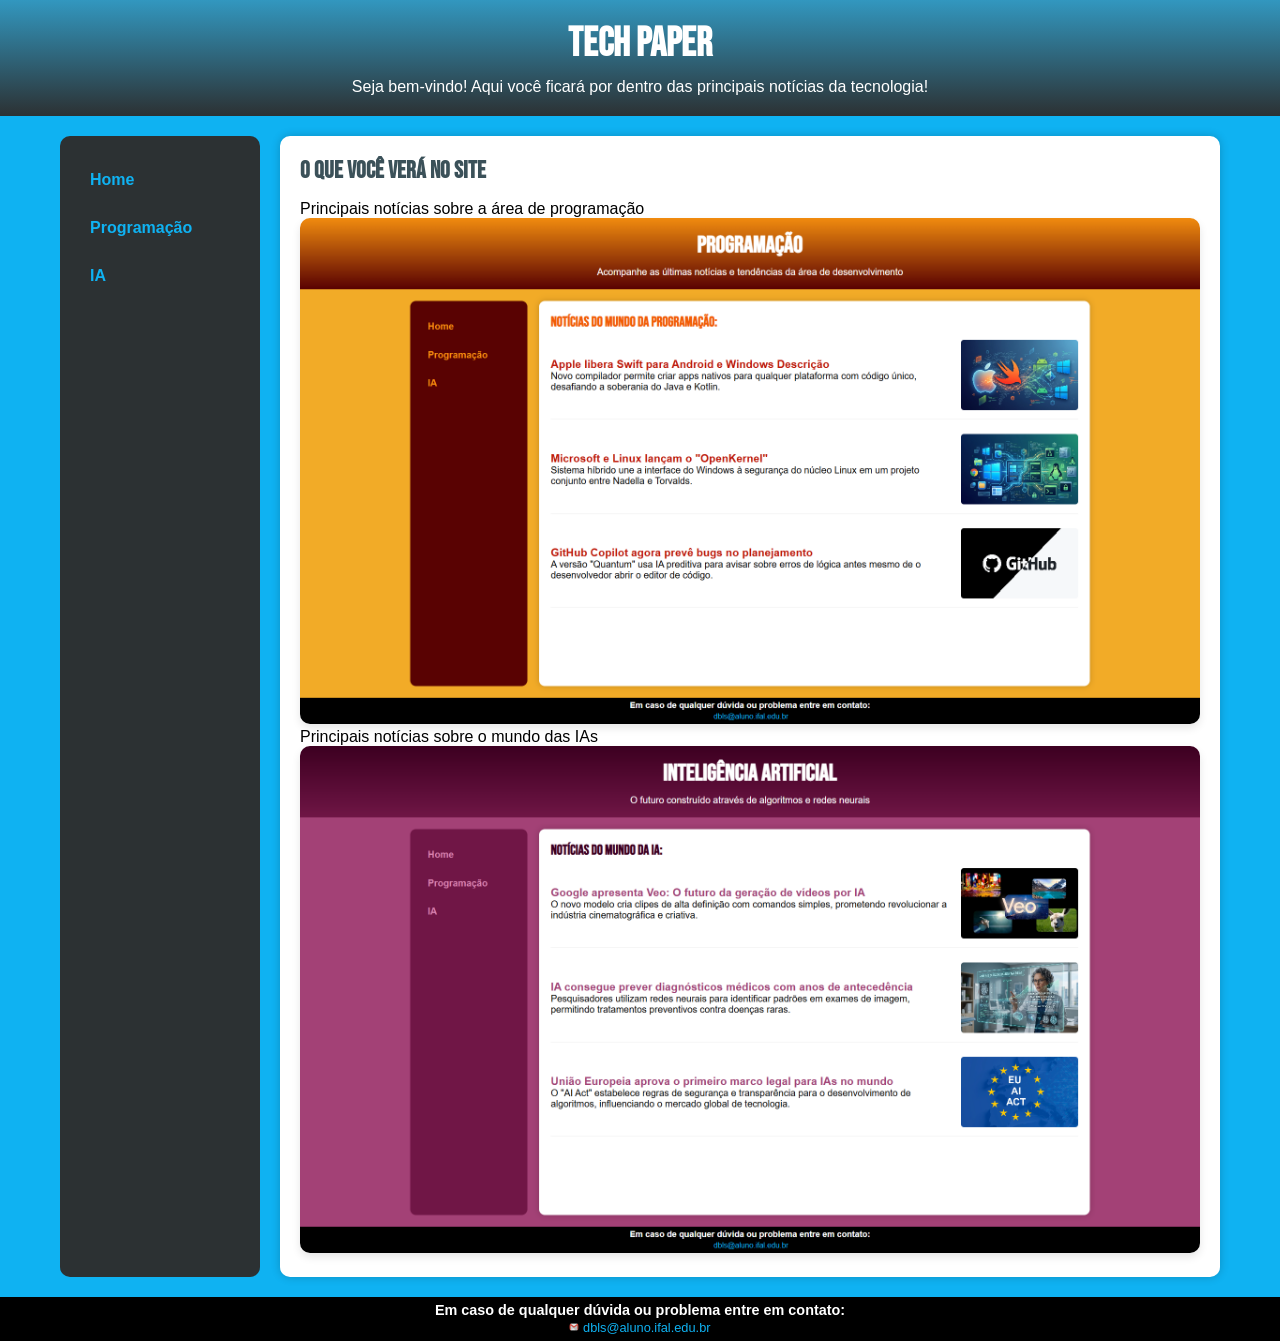
<file: index.html>
<!DOCTYPE html>
<html lang="pt-br">
<head>
  <meta charset="UTF-8" />
  <meta name="viewport" content="width=device-width, initial-scale=1.0" />
  <title>Meu Site</title>
  <link rel="shortcut icon" href="imagens-gerais/favicon.ico" type="image/x-icon">
  <link rel="stylesheet" href="style.css" />
  <link href="https://fonts.googleapis.com/css2?family=Bebas+Neue&display=swap" rel="stylesheet" />
</head>
<body class="home">
  <header>
    <h1>TECH PAPER</h1>
    <p>Seja bem-vindo! Aqui você ficará por dentro das principais notícias da tecnologia!</p>
  </header>

  <div class="container-conteudo">
    <nav>
      <a href="index.html">Home</a>
      <a href="programacao/programacao.html">Programação</a>
      <a href="ia/ia.html">IA</a>
    </nav>
    <main>
      <h2>O QUE VOCÊ VERÁ NO SITE</h2>
      <p>Principais notícias sobre a área de programação</p>
      <img src="imagens-gerais/programacao.png" alt="Imagem da sessão de programação" class="grande" />
      <p>Principais notícias sobre o mundo das IAs</p>
      <img src="imagens-gerais/ia.png" alt="Imagem da sessão de IA" class="grande" />
    </main>
  </div>

  <footer>
    <h1>Em caso de qualquer dúvida ou problema entre em contato:</h1>
    <a><img src="../../imagens-gerais/email_logo.png" width="10" alt="" style="border-radius: 50%;"> dbls@aluno.ifal.edu.br</a>
  </footer>
</body>
</html>
</file>
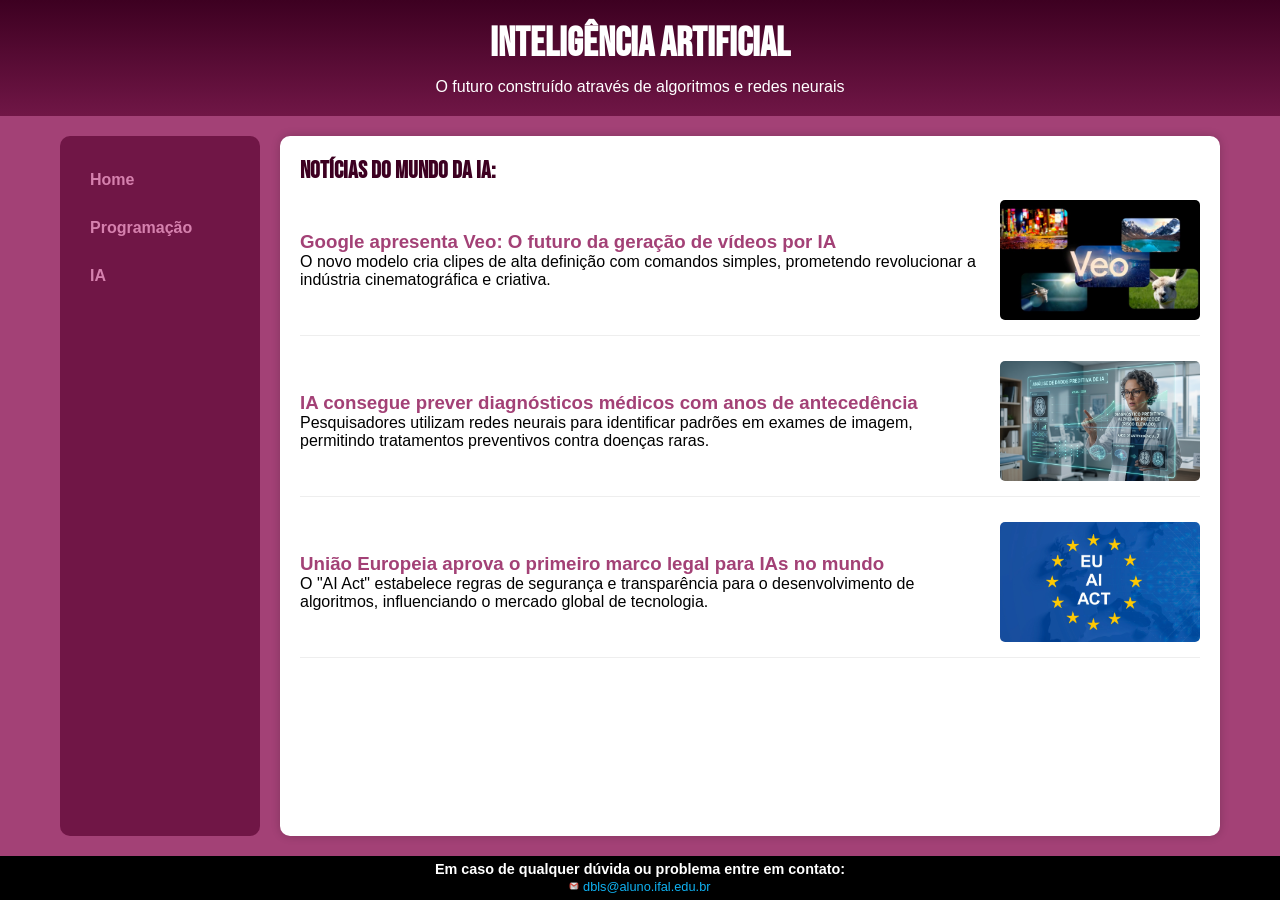
<file: ia/ia.html>
<!DOCTYPE html>
<html lang="pt-br">
<head>
  <meta charset="UTF-8" />
  <meta name="viewport" content="width=device-width, initial-scale=1.0" />
  <title>Meu Site</title>
  <link rel="shortcut icon" href="../imagens-gerais/favicon.ico" type="image/x-icon">
  <link rel="stylesheet" href="../style.css" />
  <link href="https://fonts.googleapis.com/css2?family=Bebas+Neue&display=swap" rel="stylesheet" />
</head>
<body class="ia">
  <header>
    <h1>INTELIGÊNCIA ARTIFICIAL</h1>
    <p>O futuro construído através de algoritmos e redes neurais</p>
  </header>

  <div class="container-conteudo">
    <nav class="ia">
      <a href="../index.html">Home</a>
      <a href="../programacao/programacao.html">Programação</a>
      <a href="ia.html">IA</a>
    </nav>
    <main>
      <h2>NOTÍCIAS DO MUNDO DA IA:</h2>
      <article class="materia">
        <div>
            <a href="veo/veo.html"><h3>Google apresenta Veo: O futuro da geração de vídeos por IA</h3></a>
            <p>O novo modelo cria clipes de alta definição com comandos simples, prometendo revolucionar a indústria cinematográfica e criativa.</p>
        </div>
        <img src="veo/imagens/Veo.jpg" alt="Veo">
      </article>
            <article class="materia">
        <div>
            <a href="diagnosticos/diagnosticos.html"><h3>IA consegue prever diagnósticos médicos com anos de antecedência</h3></a>
            <p>Pesquisadores utilizam redes neurais para identificar padrões em exames de imagem, permitindo tratamentos preventivos contra doenças raras.</p>
        </div>
        <img src="diagnosticos/imagens/diagnostico.png">
      </article>
            <article class="materia">
        <div>
            <a href="ai_act/ai_act.html"><h3>União Europeia aprova o primeiro marco legal para IAs no mundo</h3></a>
            <p>O "AI Act" estabelece regras de segurança e transparência para o desenvolvimento de algoritmos, influenciando o mercado global de tecnologia.</p>
        </div>
        <img src="ai_act/imagens/ai-act.webp" alt="EU Ai Act">
      </article>
  </div>
</main>

  <footer>
    <h1>Em caso de qualquer dúvida ou problema entre em contato:</h1>
    <a><img src="../../imagens-gerais/email_logo.png" width="10" alt="" style="border-radius: 50%;"> dbls@aluno.ifal.edu.br</a>
  </footer>
</body>
</html>
</file>
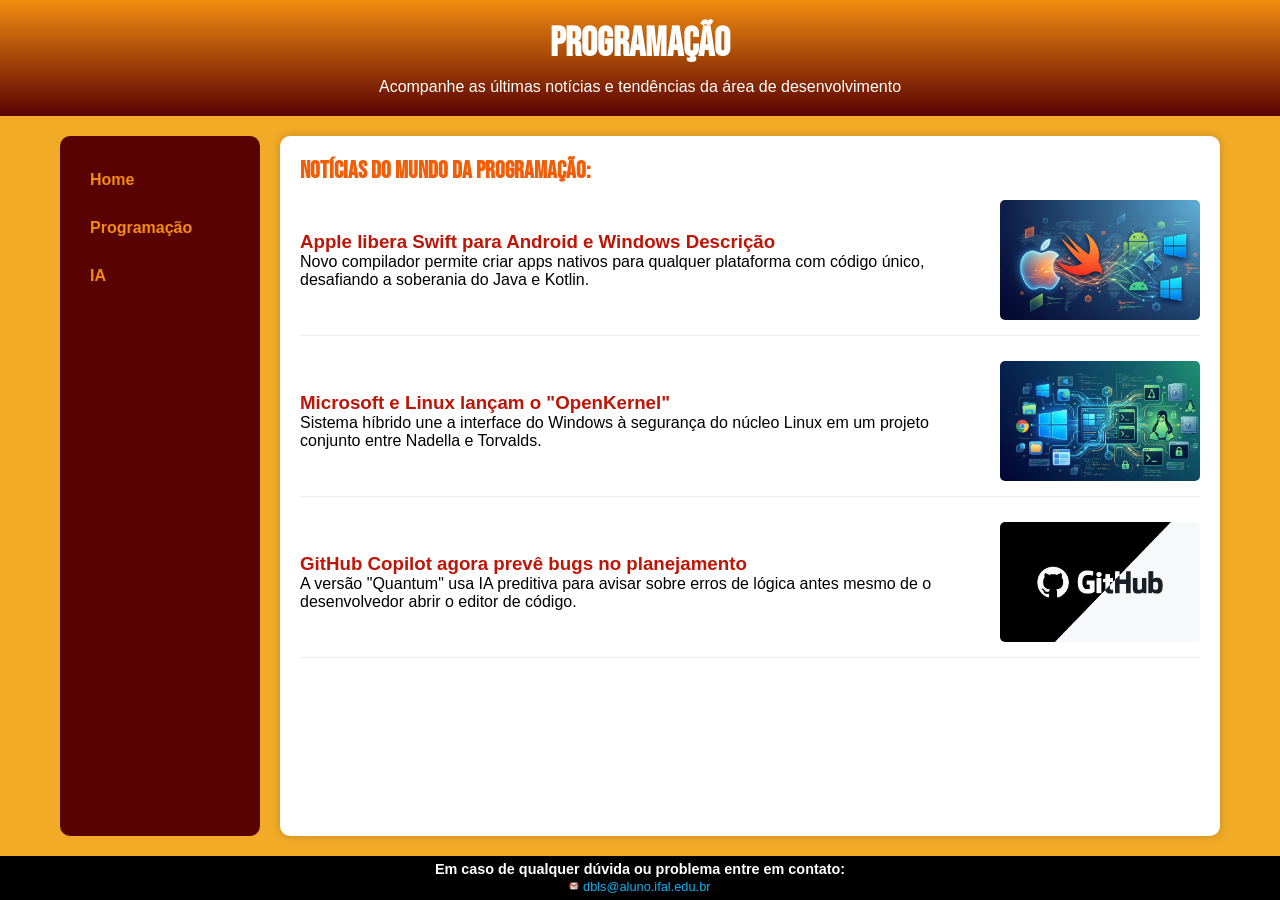
<file: programacao/programacao.html>
<!DOCTYPE html>
<html lang="pt-br">
<head>
  <meta charset="UTF-8" />
  <meta name="viewport" content="width=device-width, initial-scale=1.0" />
  <title>Meu Site</title>
  <link rel="shortcut icon" href="../imagens-gerais/favicon.ico" type="image/x-icon">
  <link rel="stylesheet" href="../style.css" />
  <link href="https://fonts.googleapis.com/css2?family=Bebas+Neue&display=swap" rel="stylesheet" />
</head>
<body class="programacao">
  <header>
    <h1>PROGRAMAÇÃO</h1>
    <p>Acompanhe as últimas notícias e tendências da área de desenvolvimento</p>
  </header>

  <div class="container-conteudo">
    <nav class="programacao">
      <a href="../index.html">Home</a>
      <a href="programacao.html">Programação</a>
      <a href="../ia/ia.html">IA</a>
    </nav>
    <main>
      <h2>NOTÍCIAS DO MUNDO DA PROGRAMAÇÃO: </h2>
      <article class="materia">
        <div>
            <a href="swift/swift.html"><h3>Apple libera Swift para Android e Windows Descrição</h3></a>
            <p>Novo compilador permite criar apps nativos para qualquer plataforma com código único, desafiando a soberania do Java e Kotlin.</p>
        </div>
        <img src="swift/imagens/swift.png" alt="Imagem Swift Everywhere">
      </article>
            <article class="materia">
        <div>
            <a href="open-kernel/open-kernel.html"><h3>Microsoft e Linux lançam o "OpenKernel"</h3></a>
            <p>Sistema híbrido une a interface do Windows à segurança do núcleo Linux em um projeto conjunto entre Nadella e Torvalds.</p>
        </div>
        <img src="open-kernel/imagens/ok-logo.png" alt="Imagem OpernKernel">
      </article>
            <article class="materia">
        <div>
            <a href="github-quantum/github-quantum.html"><h3>GitHub Copilot agora prevê bugs no planejamento</h3></a>
            <p>A versão "Quantum" usa IA preditiva para avisar sobre erros de lógica antes mesmo de o desenvolvedor abrir o editor de código.</p>
        </div>
        <img src="github-quantum/imagens/github-logo.webp" alt="Github Logo">
      </article>
  </div>

  <footer>
    <h1>Em caso de qualquer dúvida ou problema entre em contato:</h1>
    <a><img src="../../imagens-gerais/email_logo.png" width="10" alt="" style="border-radius: 50%;"> dbls@aluno.ifal.edu.br</a>
  </footer>
</body>
</html>
</file>
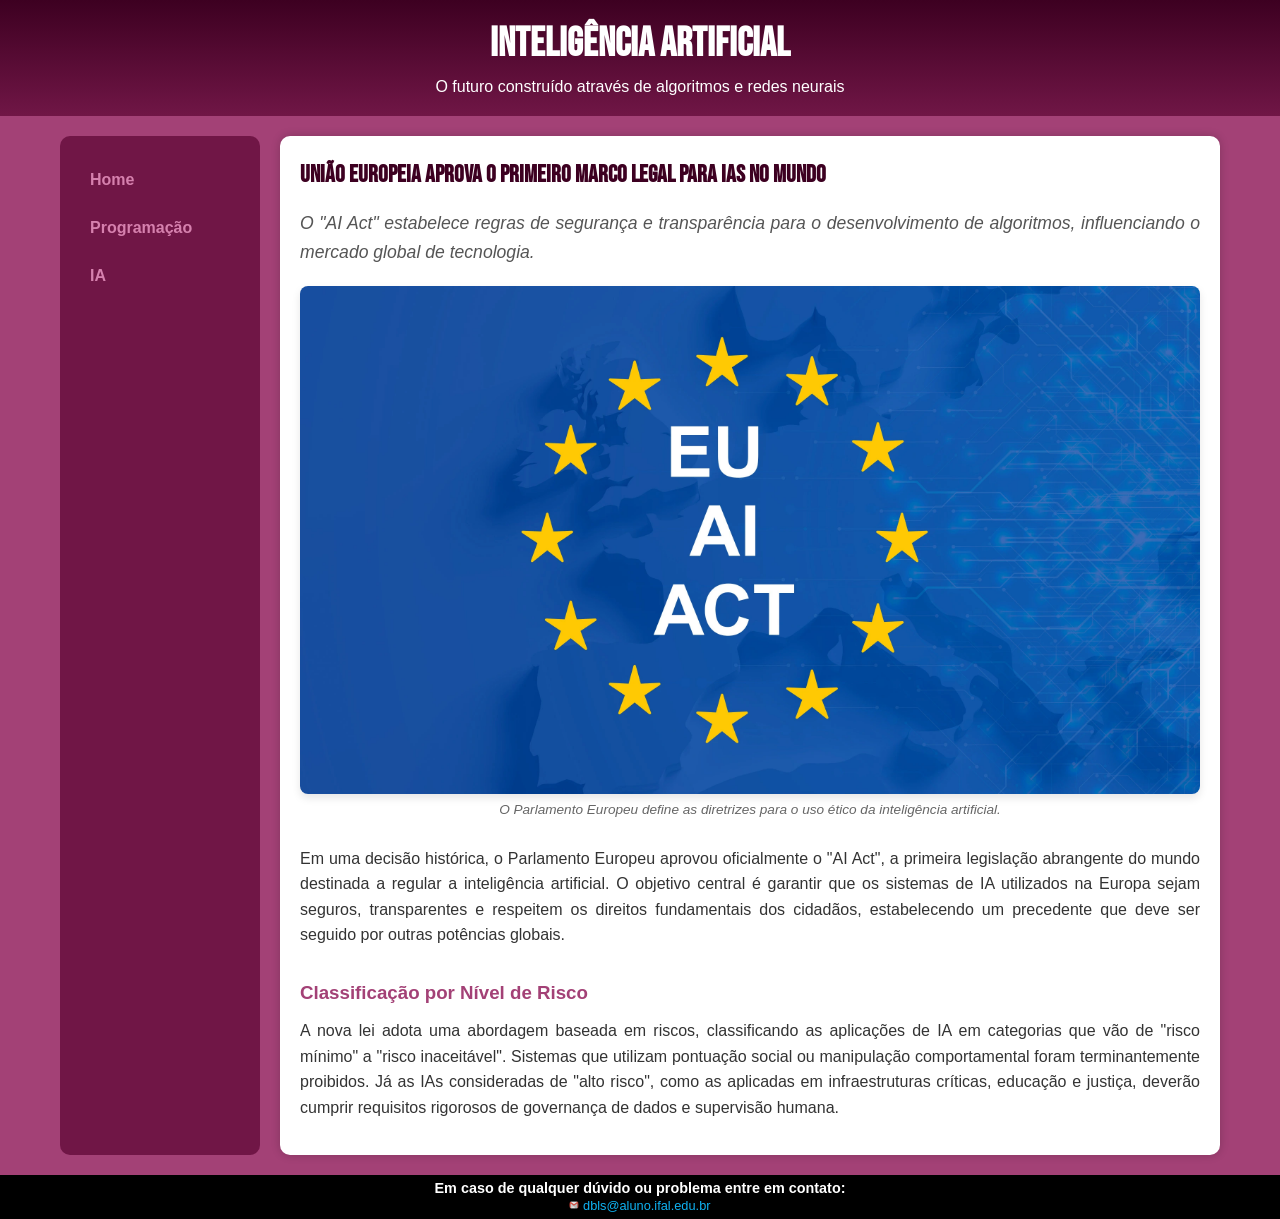
<file: ia/ai_act/ai_act.html>
<!DOCTYPE html>
<html lang="pt-br">
<head>
  <meta charset="UTF-8" />
  <meta name="viewport" content="width=device-width, initial-scale=1.0" />
  <title>Tech Paper - Marco Legal da IA</title>
  <link rel="shortcut icon" href="../../imagens-gerais/favicon.ico" type="image/x-icon">
  <link rel="stylesheet" href="../../style.css" />
  <link href="https://fonts.googleapis.com/css2?family=Bebas+Neue&display=swap" rel="stylesheet" />
</head>

<body class="ia">
  <header>
    <h1>INTELIGÊNCIA ARTIFICIAL</h1>
    <p>O futuro construído através de algoritmos e redes neurais</p>
  </header>

  <div class="container-conteudo">
    <nav class="ia">
      <a href="../../index.html">Home</a>
      <a href="../../programacao/programacao.html">Programação</a>
      <a href="../ia.html">IA</a>
    </nav>

    <main>
      <article class="materia-texto">
        <h2>União Europeia aprova o primeiro marco legal para IAs no mundo</h2>
        <p class="linhafina">O "AI Act" estabelece regras de segurança e transparência para o desenvolvimento de algoritmos, influenciando o mercado global de tecnologia.</p>
        
        <div class="container-grande">
            <img class="grande" src="imagens/ai-act.webp" alt="Símbolo da União Europeia e AI ACT">
        </div>
        
        <p class="rodape">O Parlamento Europeu define as diretrizes para o uso ético da inteligência artificial.</p>

        <p>
          Em uma decisão histórica, o Parlamento Europeu aprovou oficialmente o "AI Act", a primeira legislação abrangente do mundo destinada a regular a inteligência artificial. O objetivo central é garantir que os sistemas de IA utilizados na Europa sejam seguros, transparentes e respeitem os direitos fundamentais dos cidadãos, estabelecendo um precedente que deve ser seguido por outras potências globais.
        </p>

        <h3>Classificação por Nível de Risco</h3>
        <p>
          A nova lei adota uma abordagem baseada em riscos, classificando as aplicações de IA em categorias que vão de "risco mínimo" a "risco inaceitável". Sistemas que utilizam pontuação social ou manipulação comportamental foram terminantemente proibidos. Já as IAs consideradas de "alto risco", como as aplicadas em infraestruturas críticas, educação e justiça, deverão cumprir requisitos rigorosos de governança de dados e supervisão humana.
        </p>
      </article>
    </main>
  </div>

  <footer>
    <h1>Em caso de qualquer dúvido ou problema entre em contato:</h1>
    <a><img src="../../imagens-gerais/email_logo.png" width="10" alt="" style="border-radius: 50%;"> dbls@aluno.ifal.edu.br</a>
  </footer>
</body>
</html>
</file>
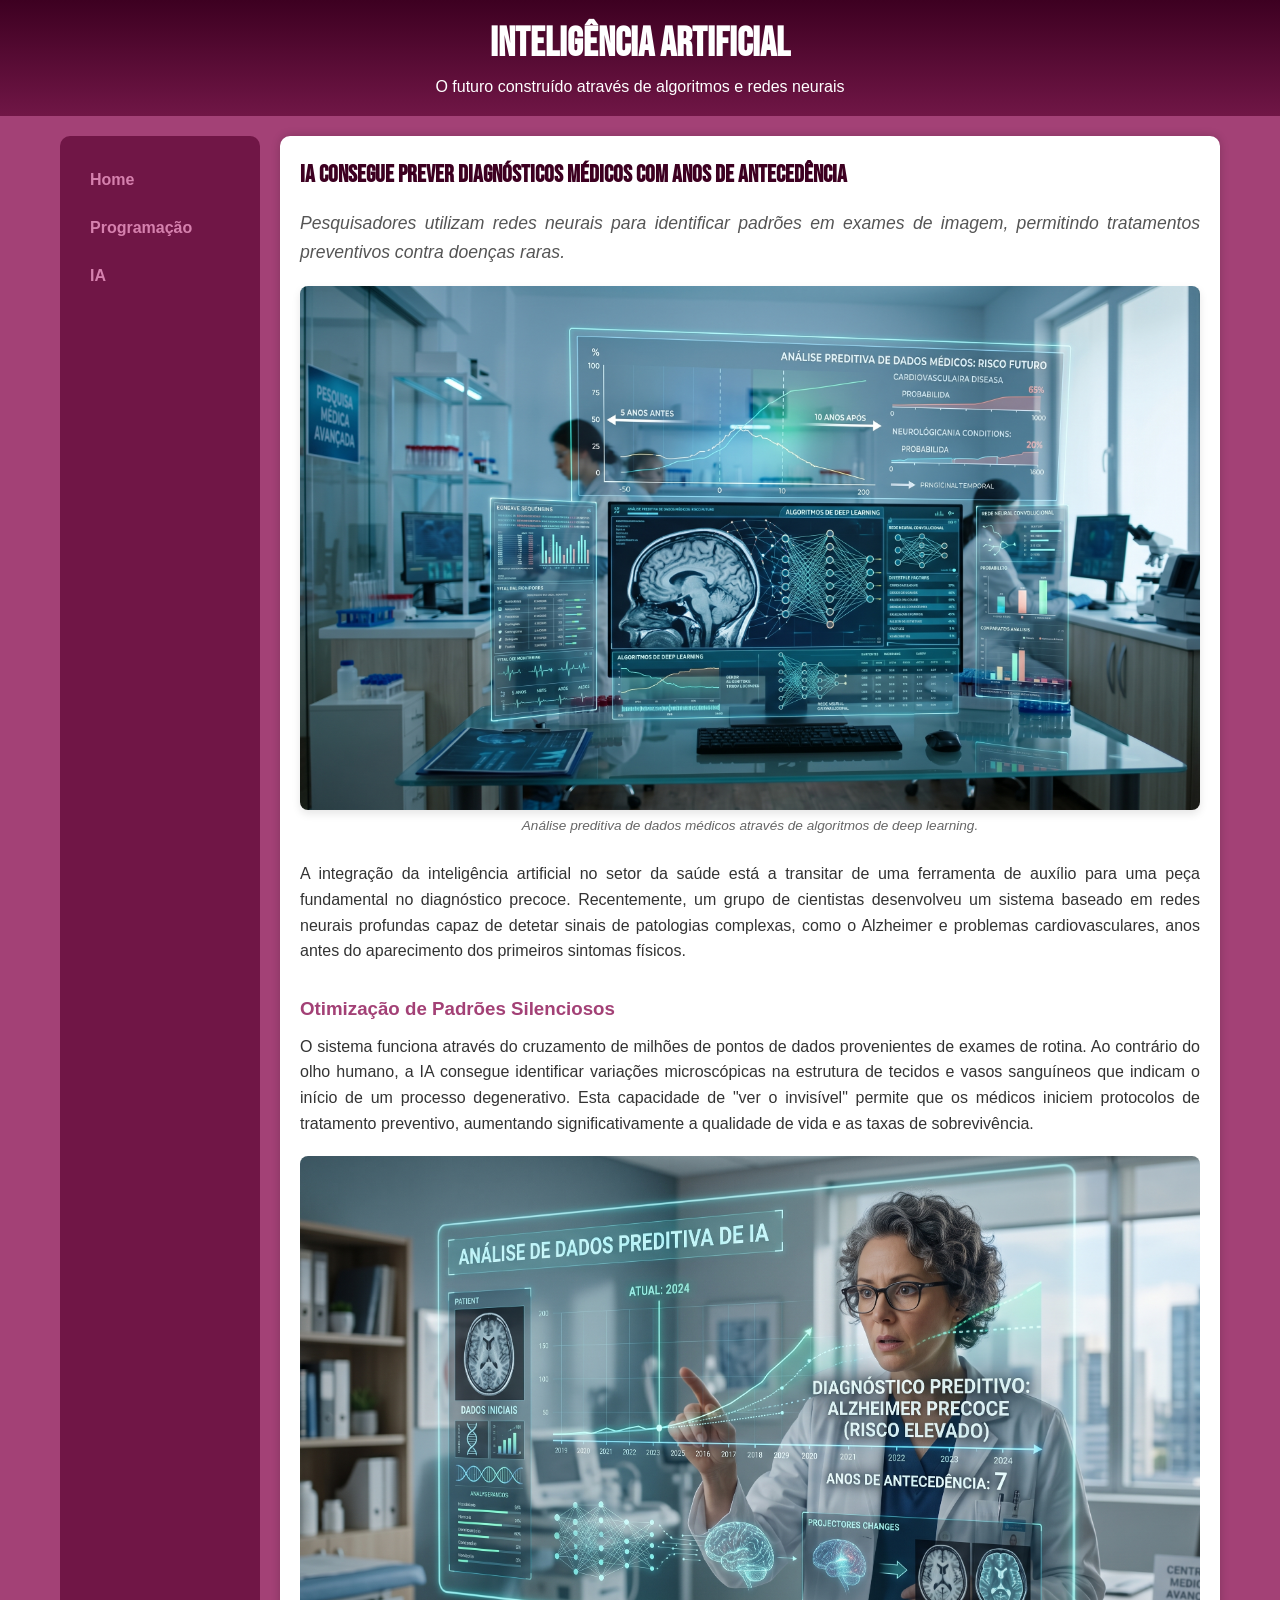
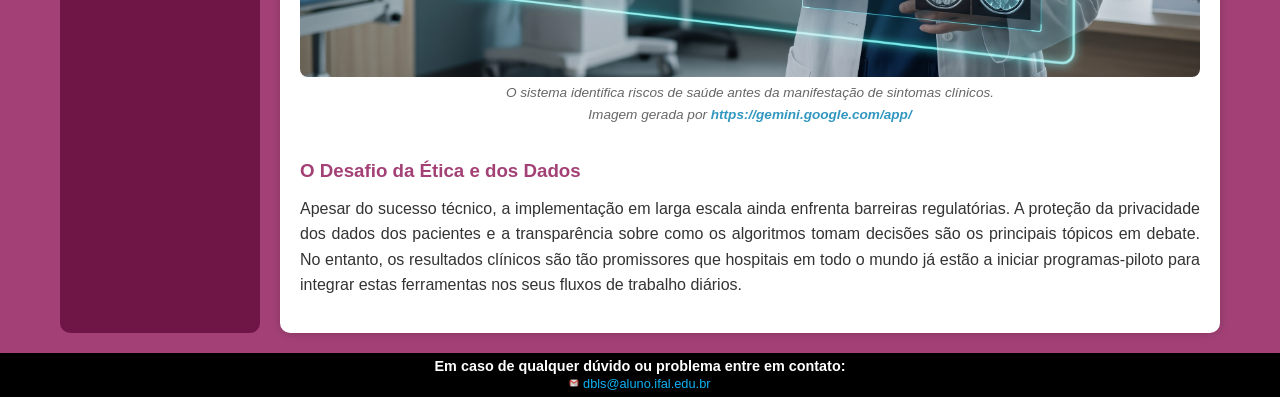
<file: ia/diagnosticos/diagnosticos.html>
<!DOCTYPE html>
<html lang="pt-br">
<head>
  <meta charset="UTF-8" />
  <meta name="viewport" content="width=device-width, initial-scale=1.0" />
  <title>Tech Paper - IA na Medicina</title>
  <link rel="shortcut icon" href="../../imagens-gerais/favicon.ico" type="image/x-icon">
  <link rel="stylesheet" href="../../style.css" />
  <link href="https://fonts.googleapis.com/css2?family=Bebas+Neue&display=swap" rel="stylesheet" />
</head>

<body class="ia">
  <header>
    <h1>INTELIGÊNCIA ARTIFICIAL</h1>
    <p>O futuro construído através de algoritmos e redes neurais</p>
  </header>

  <div class="container-conteudo">
    <nav class="ia">
      <a href="../../index.html">Home</a>
      <a href="../../programacao/programacao.html">Programação</a>
      <a href="../ia.html">IA</a>
    </nav>

    <main>
      <article class="materia-texto">
        <h2>IA consegue prever diagnósticos médicos com anos de antecedência</h2>
        <p class="linhafina">Pesquisadores utilizam redes neurais para identificar padrões em exames de imagem, permitindo tratamentos preventivos contra doenças raras.</p>
        
        <div class="container-grande">
            <img class="grande" src="imagens/ia-medicina.png" alt="IA analisando dados médicos preditivos">
        </div>
        
        <p class="rodape">Análise preditiva de dados médicos através de algoritmos de deep learning.</p>

        <p>
          A integração da inteligência artificial no setor da saúde está a transitar de uma ferramenta de auxílio para uma peça fundamental no diagnóstico precoce. Recentemente, um grupo de cientistas desenvolveu um sistema baseado em redes neurais profundas capaz de detetar sinais de patologias complexas, como o Alzheimer e problemas cardiovasculares, anos antes do aparecimento dos primeiros sintomas físicos.
        </p>

        <h3>Otimização de Padrões Silenciosos</h3>
        <p>
          O sistema funciona através do cruzamento de milhões de pontos de dados provenientes de exames de rotina. Ao contrário do olho humano, a IA consegue identificar variações microscópicas na estrutura de tecidos e vasos sanguíneos que indicam o início de um processo degenerativo. Esta capacidade de "ver o invisível" permite que os médicos iniciem protocolos de tratamento preventivo, aumentando significativamente a qualidade de vida e as taxas de sobrevivência.
        </p>
        
        <img src="imagens/diagnostico.png" alt="Interface de diagnóstico por IA">
        <p class="rodape">O sistema identifica riscos de saúde antes da manifestação de sintomas clínicos.<br>Imagem gerada por <a href="https://gemini.google.com/app/" target="_blank">https://gemini.google.com/app/</a></p>

        <h3>O Desafio da Ética e dos Dados</h3>
        <p>
          Apesar do sucesso técnico, a implementação em larga escala ainda enfrenta barreiras regulatórias. A proteção da privacidade dos dados dos pacientes e a transparência sobre como os algoritmos tomam decisões são os principais tópicos em debate. No entanto, os resultados clínicos são tão promissores que hospitais em todo o mundo já estão a iniciar programas-piloto para integrar estas ferramentas nos seus fluxos de trabalho diários.
        </p>
      </article>
    </main>
  </div>

  <footer>
    <h1>Em caso de qualquer dúvido ou problema entre em contato:</h1>
    <a><img src="../../imagens-gerais/email_logo.png" width="10" alt="" style="border-radius: 50%;"> dbls@aluno.ifal.edu.br</a>
  </footer>
</body>
</html>
</file>
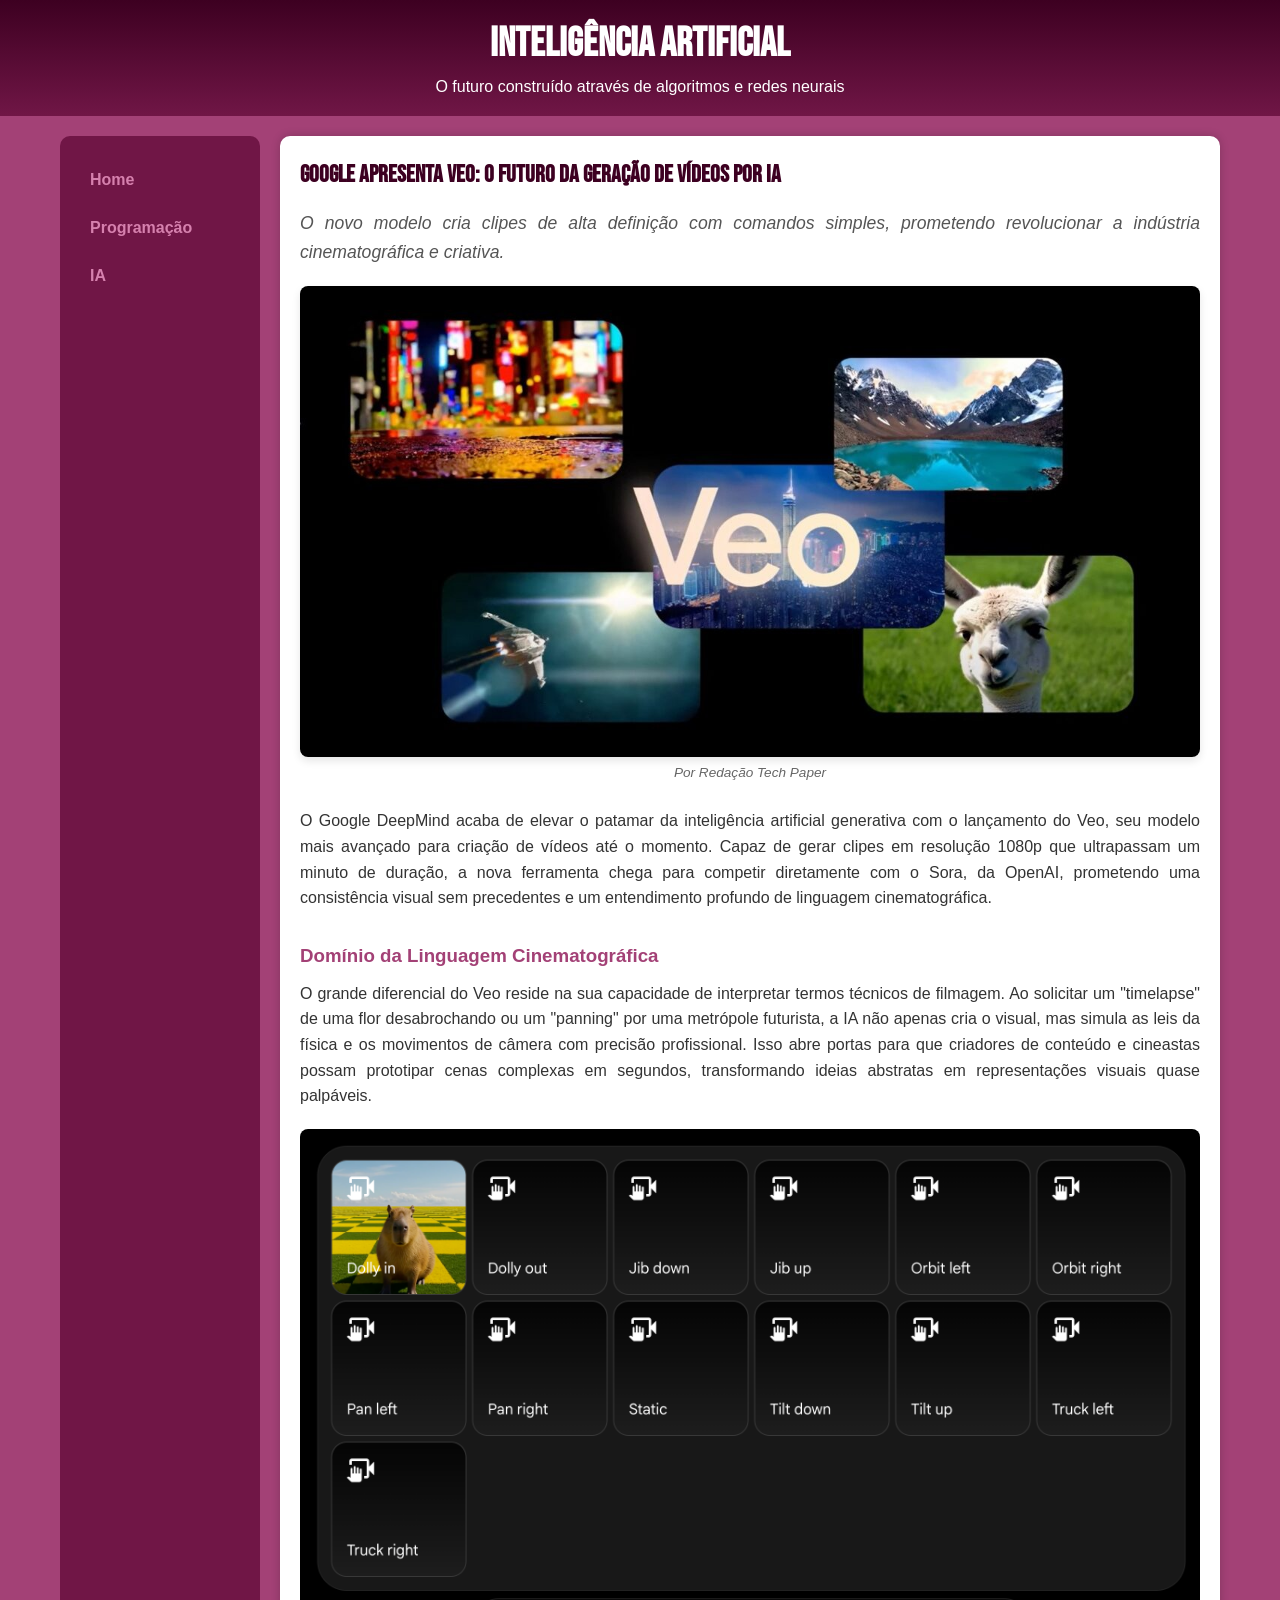
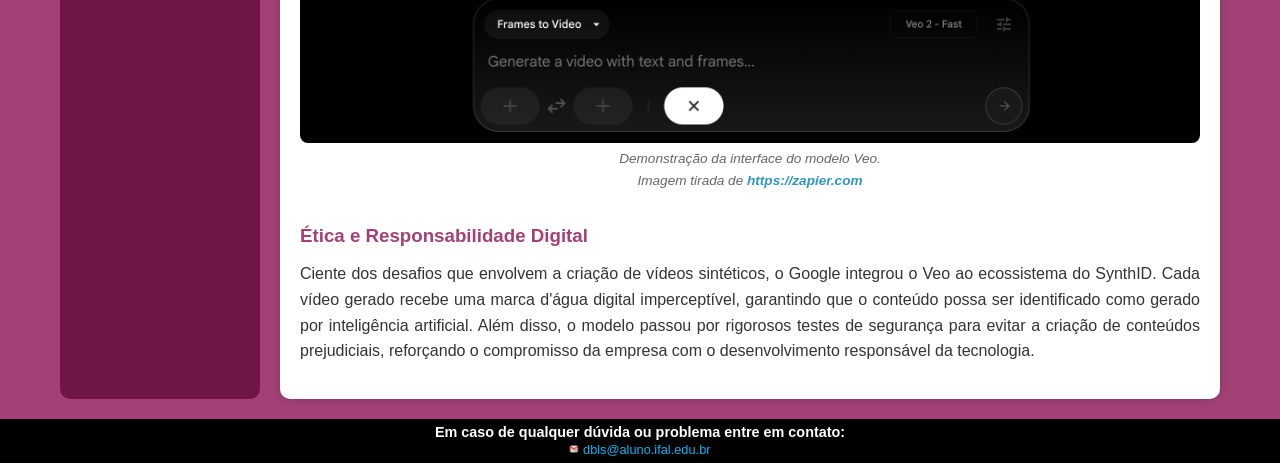
<file: ia/veo/veo.html>
<!DOCTYPE html>
<html lang="pt-br">
<head>
  <meta charset="UTF-8" />
  <meta name="viewport" content="width=device-width, initial-scale=1.0" />
  <title>Tech Paper - Google Veo</title>
  <link rel="shortcut icon" href="../../imagens-gerais/favicon.ico" type="image/x-icon">
  <link rel="stylesheet" href="../../style.css" />
  <link href="https://fonts.googleapis.com/css2?family=Bebas+Neue&display=swap" rel="stylesheet" />
</head>

<body class="ia">
  <header>
    <h1>INTELIGÊNCIA ARTIFICIAL</h1>
    <p>O futuro construído através de algoritmos e redes neurais</p>
  </header>

  <div class="container-conteudo">
    <nav class="ia">
      <a href="../../index.html">Home</a>
      <a href="../../programacao/programacao.html">Programação</a>
      <a href="../ia.html">IA</a>
    </nav>

    <main>
      <article class="materia-texto">
        <h2>Google apresenta Veo: O futuro da geração de vídeos por IA</h2>
        <p class="linhafina">O novo modelo cria clipes de alta definição com comandos simples, prometendo revolucionar a indústria cinematográfica e criativa.</p>
        
        <div class="container-grande">
            <img class="grande" src="imagens/Veo.jpg">
        </div>
        
        <p class="rodape">Por Redação Tech Paper</p>

        <p>O Google DeepMind acaba de elevar o patamar da inteligência artificial generativa com o lançamento do Veo, seu modelo mais avançado para criação de vídeos até o momento. Capaz de gerar clipes em resolução 1080p que ultrapassam um minuto de duração, a nova ferramenta chega para competir diretamente com o Sora, da OpenAI, prometendo uma consistência visual sem precedentes e um entendimento profundo de linguagem cinematográfica.</p>

        <h3>Domínio da Linguagem Cinematográfica</h3>
        <p>O grande diferencial do Veo reside na sua capacidade de interpretar termos técnicos de filmagem. Ao solicitar um "timelapse" de uma flor desabrochando ou um "panning" por uma metrópole futurista, a IA não apenas cria o visual, mas simula as leis da física e os movimentos de câmera com precisão profissional. Isso abre portas para que criadores de conteúdo e cineastas possam prototipar cenas complexas em segundos, transformando ideias abstratas em representações visuais quase palpáveis.</p>
        
        <img src="imagens/veo-interface.png" alt="Interface de criação do Google Veo">
        <p class="rodape">Demonstração da interface do modelo Veo.<br>Imagem tirada de <a href="https://zapier.com/blog/google-veo/" target="_blank">https://zapier.com</a></p>

        <h3>Ética e Responsabilidade Digital</h3>
        <p>Ciente dos desafios que envolvem a criação de vídeos sintéticos, o Google integrou o Veo ao ecossistema do SynthID. Cada vídeo gerado recebe uma marca d'água digital imperceptível, garantindo que o conteúdo possa ser identificado como gerado por inteligência artificial. Além disso, o modelo passou por rigorosos testes de segurança para evitar a criação de conteúdos prejudiciais, reforçando o compromisso da empresa com o desenvolvimento responsável da tecnologia.</p>
      </article>
    </main>
  </div>

  <footer>
    <h1>Em caso de qualquer dúvida ou problema entre em contato:</h1>
    <a><img src="../../imagens-gerais/email_logo.png" width="10" alt="" style="border-radius: 50%;"> dbls@aluno.ifal.edu.br</a>
  </footer>
</body>
</html>
</file>
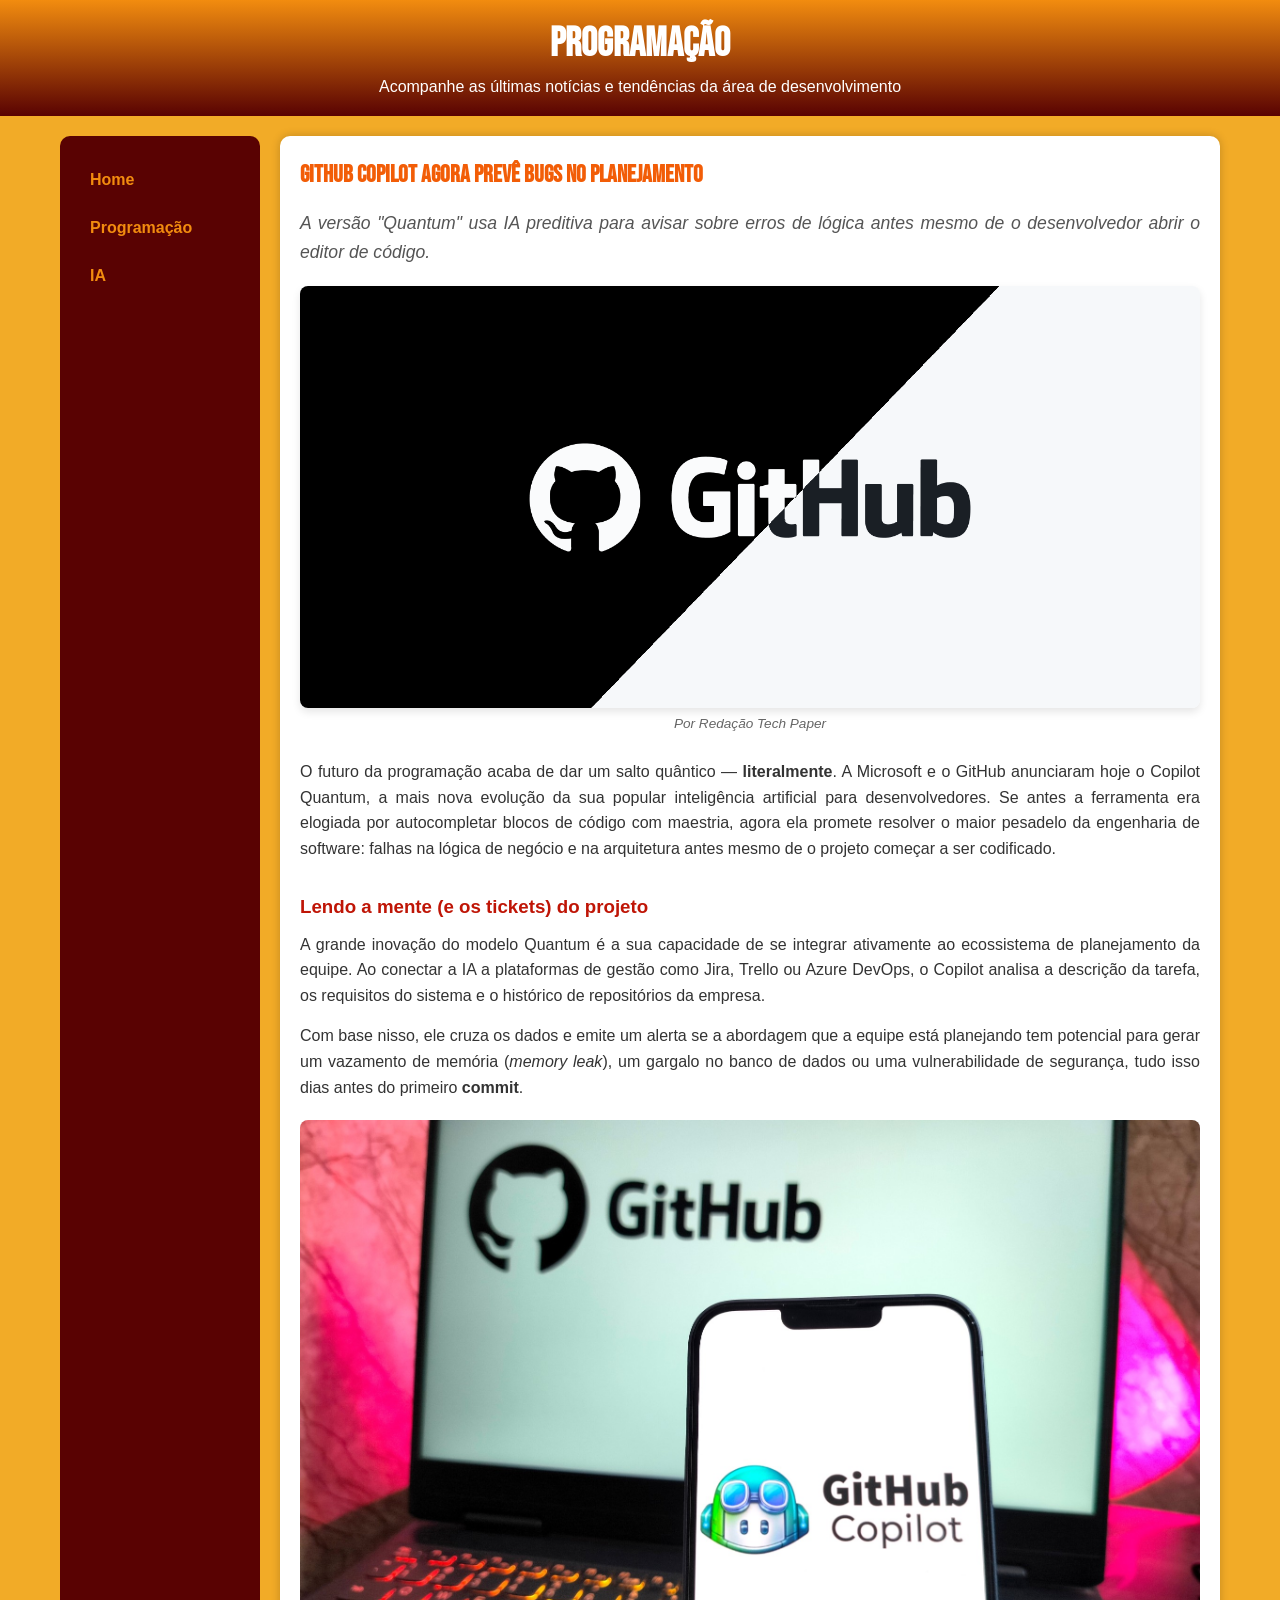
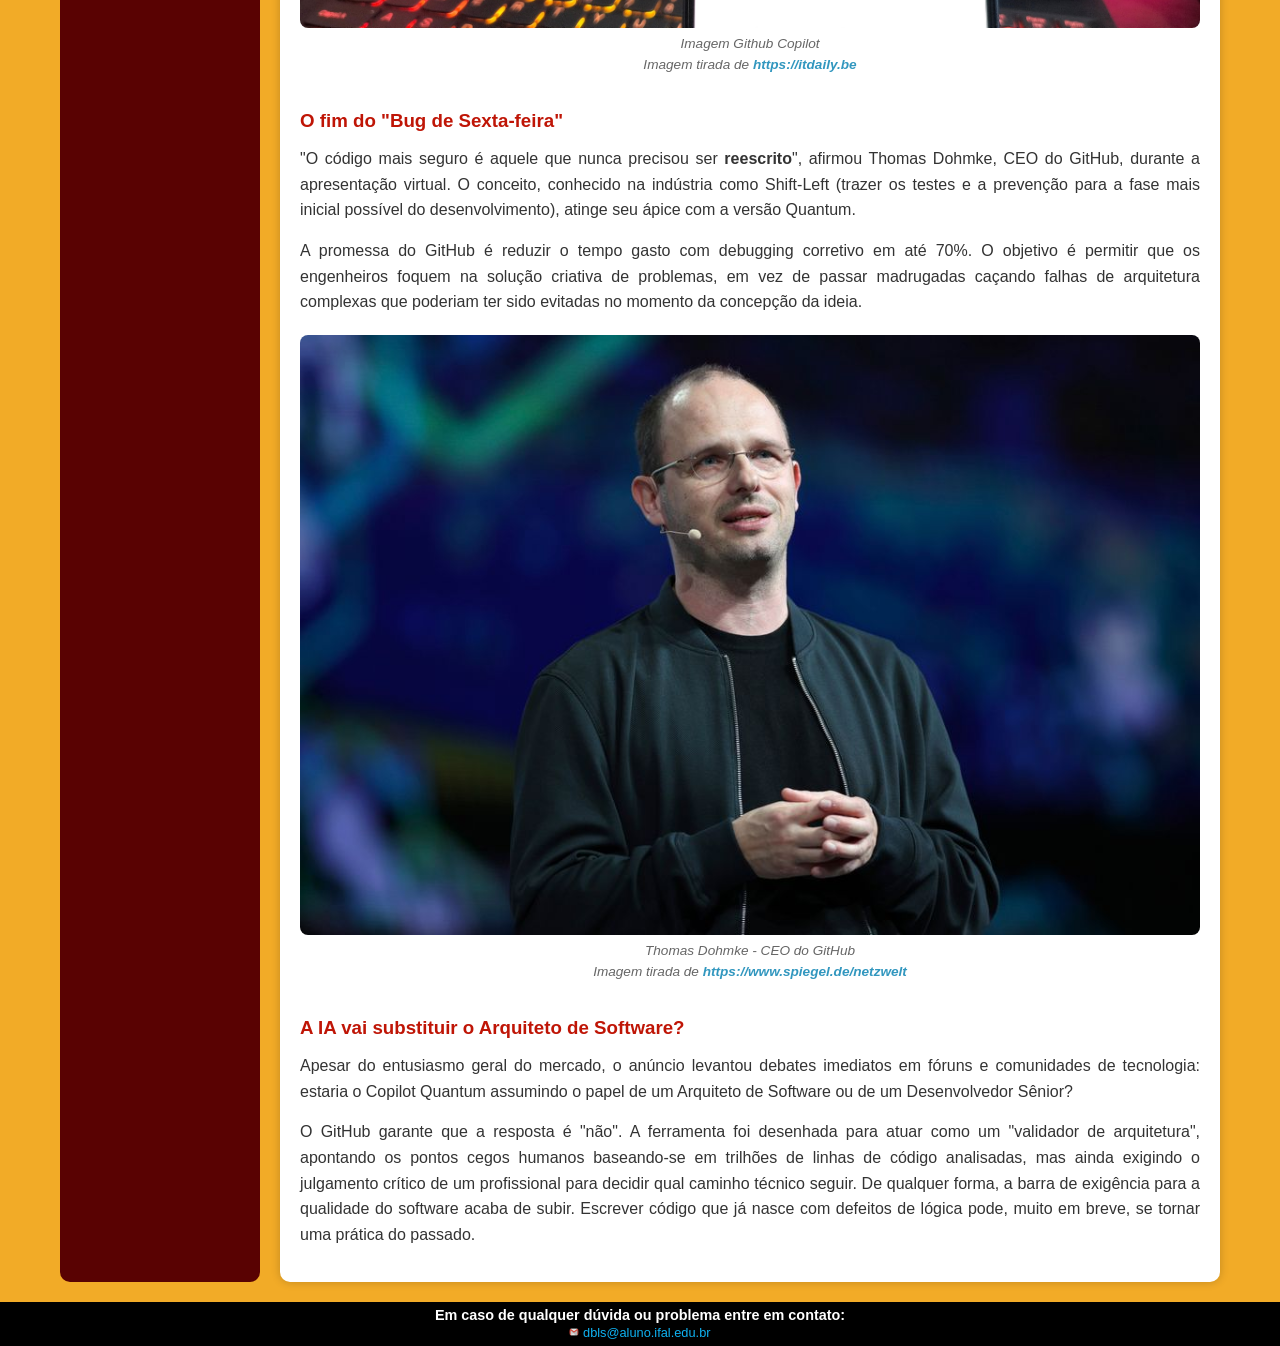
<file: programacao/github-quantum/github-quantum.html>
<!DOCTYPE html>
<html lang="pt-br">
<head>
  <meta charset="UTF-8" />
  <meta name="viewport" content="width=device-width, initial-scale=1.0" />
  <title>Meu Site</title>
  <link rel="shortcut icon" href="../../imagens-gerais/favicon.ico" type="image/x-icon">
  <link rel="stylesheet" href="../../style.css" />
  <link href="https://fonts.googleapis.com/css2?family=Bebas+Neue&display=swap" rel="stylesheet" />
</head>
<body class="programacao">
  <header>
    <h1>PROGRAMAÇÃO</h1>
    <p>Acompanhe as últimas notícias e tendências da área de desenvolvimento</p>
  </header>

  <div class="container-conteudo">
    <nav class="programacao">
      <a href="../../index.html">Home</a>
      <a href="../programacao.html">Programação</a>
      <a href="../../ia/ia.html">IA</a>
    </nav>
    <main>
      <article class="materia-texto">
        <h2>GitHub Copilot agora prevê bugs no planejamento</h2>
        <p class="linhafina">A versão "Quantum" usa IA preditiva para avisar sobre erros de lógica antes mesmo de o desenvolvedor abrir o editor de código.</p>
        <div><img class="grande" src="imagens/github-logo.webp" alt=""></div>
        <p class="rodape">Por Redação Tech Paper</p>

        <p>O futuro da programação acaba de dar um salto quântico — <strong>literalmente</strong>. A Microsoft e o GitHub anunciaram hoje o Copilot Quantum, a mais nova evolução da sua popular inteligência artificial para desenvolvedores. Se antes a ferramenta era elogiada por autocompletar blocos de código com maestria, agora ela promete resolver o maior pesadelo da engenharia de software: falhas na lógica de negócio e na arquitetura antes mesmo de o projeto começar a ser codificado.</p>

        <h3>Lendo a mente (e os tickets) do projeto</h3>
        <p>A grande inovação do modelo Quantum é a sua capacidade de se integrar ativamente ao ecossistema de planejamento da equipe. Ao conectar a IA a plataformas de gestão como Jira, Trello ou Azure DevOps, o Copilot analisa a descrição da tarefa, os requisitos do sistema e o histórico de repositórios da empresa.</p>
        <p>Com base nisso, ele cruza os dados e emite um alerta se a abordagem que a equipe está planejando tem potencial para gerar um vazamento de memória (<em>memory leak</em>), um gargalo no banco de dados ou uma vulnerabilidade de segurança, tudo isso dias antes do primeiro <strong>commit</strong>.</p>

        <img src="imagens/github-copilot.jpg" alt="Imagem Github Copilot">
        <p class="rodape">Imagem Github Copilot<br>Imagem tirada de <a href="https://itdaily.be/nieuws/software/github-pauzeert-copilot/">https://itdaily.be</a></p> 
        
        <h3>O fim do "Bug de Sexta-feira"</h3>
        <p>
            "O código mais seguro é aquele que nunca precisou ser <strong>reescrito</strong>", afirmou Thomas Dohmke, CEO do GitHub, durante a apresentação virtual. O conceito, conhecido na indústria como Shift-Left (trazer os testes e a prevenção para a fase mais inicial possível do desenvolvimento), atinge seu ápice com a versão Quantum.
        </p>
        <p>
            A promessa do GitHub é reduzir o tempo gasto com debugging corretivo em até 70%. O objetivo é permitir que os engenheiros foquem na solução criativa de problemas, em vez de passar madrugadas caçando falhas de arquitetura complexas que poderiam ter sido evitadas no momento da concepção da ideia.
        </p>
        <img src="imagens/thomas-dohmke.jpg" alt="Thomas Dohmke - CEO do GitHub">
        <p class="rodape">Thomas Dohmke - CEO do GitHub<br>Imagem tirada de <a href="https://www.spiegel.de/netzwelt/web/github-chef-thomas-dohmke-auch-sie-koennten-software-schreiben-und-ihre-kinder-a-b4eb710d-ef0c-4360-9b67-4729947c4b9b">https://www.spiegel.de/netzwelt</a></p> 

        <h3>A IA vai substituir o Arquiteto de Software?</h3>
        <p>Apesar do entusiasmo geral do mercado, o anúncio levantou debates imediatos em fóruns e comunidades de tecnologia: estaria o Copilot Quantum assumindo o papel de um Arquiteto de Software ou de um Desenvolvedor Sênior?</p>

        <p>O GitHub garante que a resposta é "não". A ferramenta foi desenhada para atuar como um "validador de arquitetura", apontando os pontos cegos humanos baseando-se em trilhões de linhas de código analisadas, mas ainda exigindo o julgamento crítico de um profissional para decidir qual caminho técnico seguir. De qualquer forma, a barra de exigência para a qualidade do software acaba de subir. Escrever código que já nasce com defeitos de lógica pode, muito em breve, se tornar uma prática do passado.</p>
        
      </article>
  </div>

  <footer>
    <h1>Em caso de qualquer dúvida ou problema entre em contato:</h1>
    <a><img src="../../imagens-gerais/email_logo.png" width="10" alt="" style="border-radius: 50%;"> dbls@aluno.ifal.edu.br</a>
  </footer>
</body>
</html>
</file>
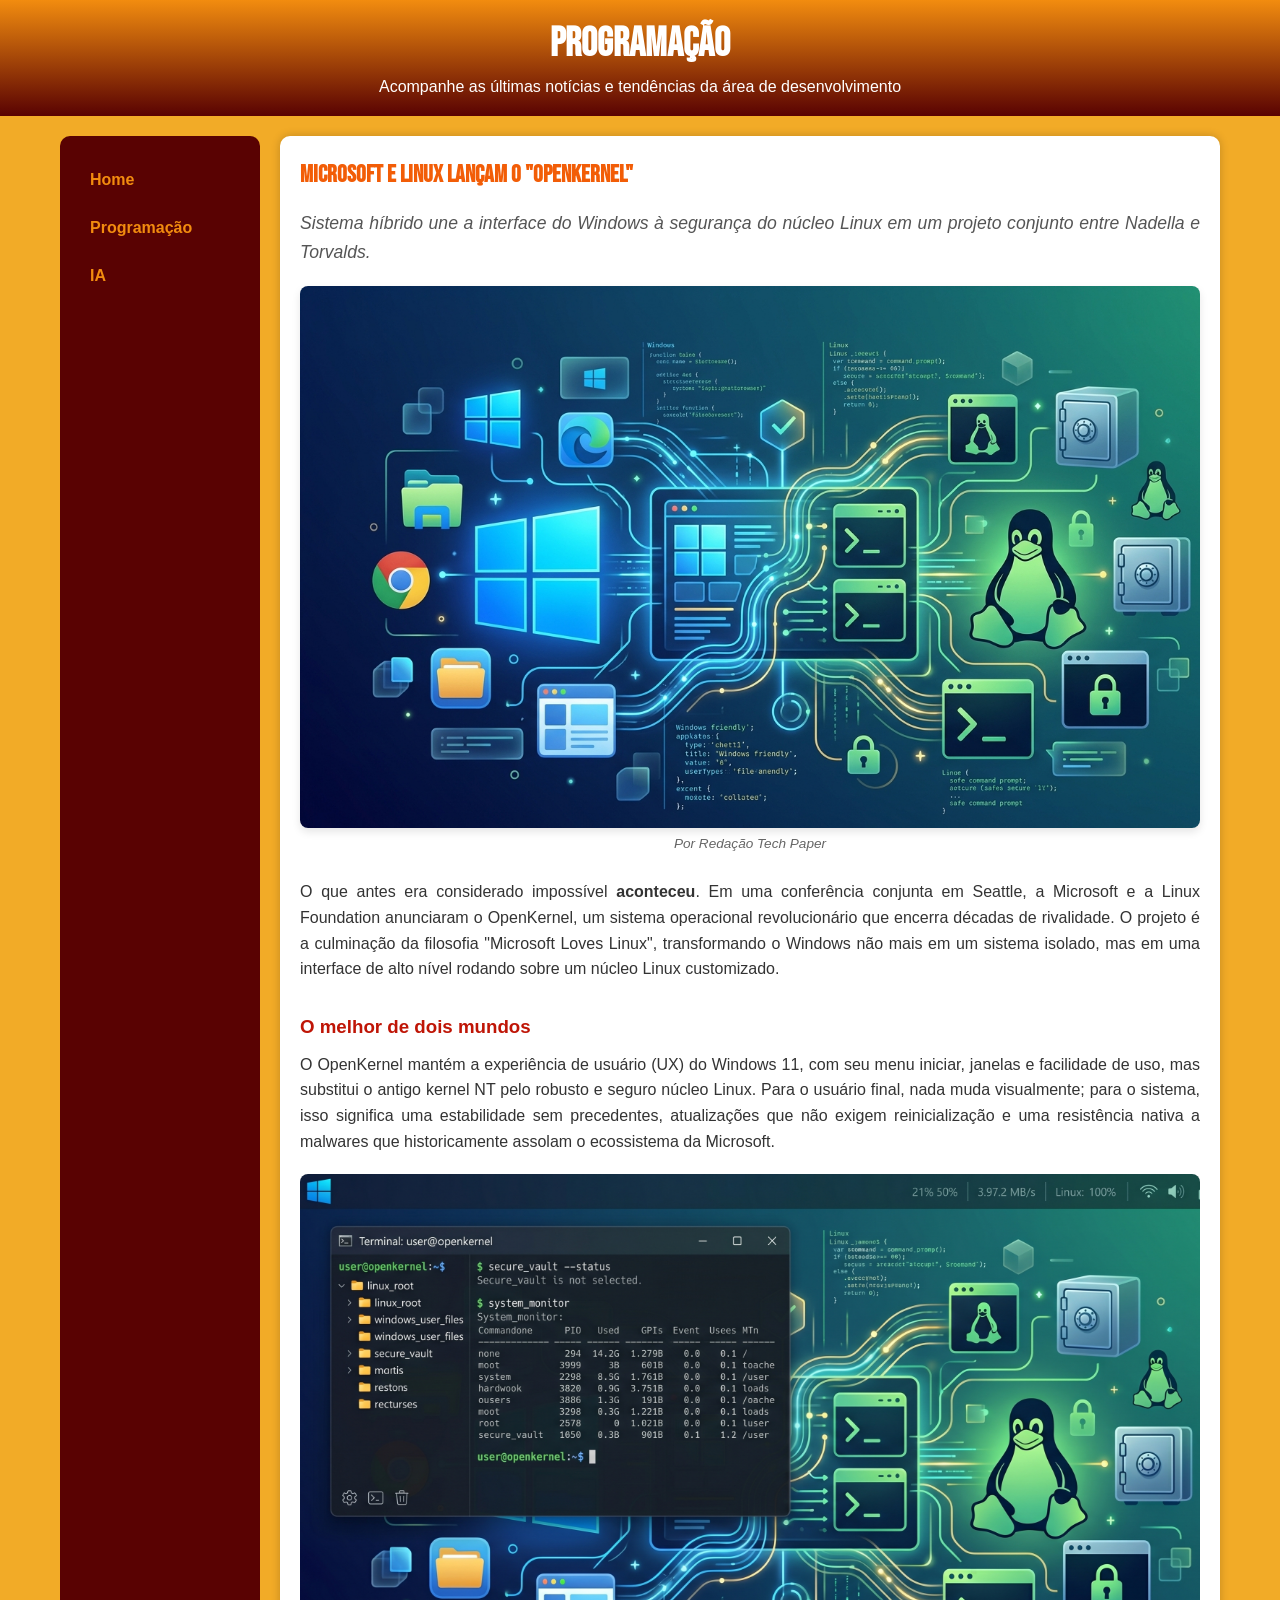
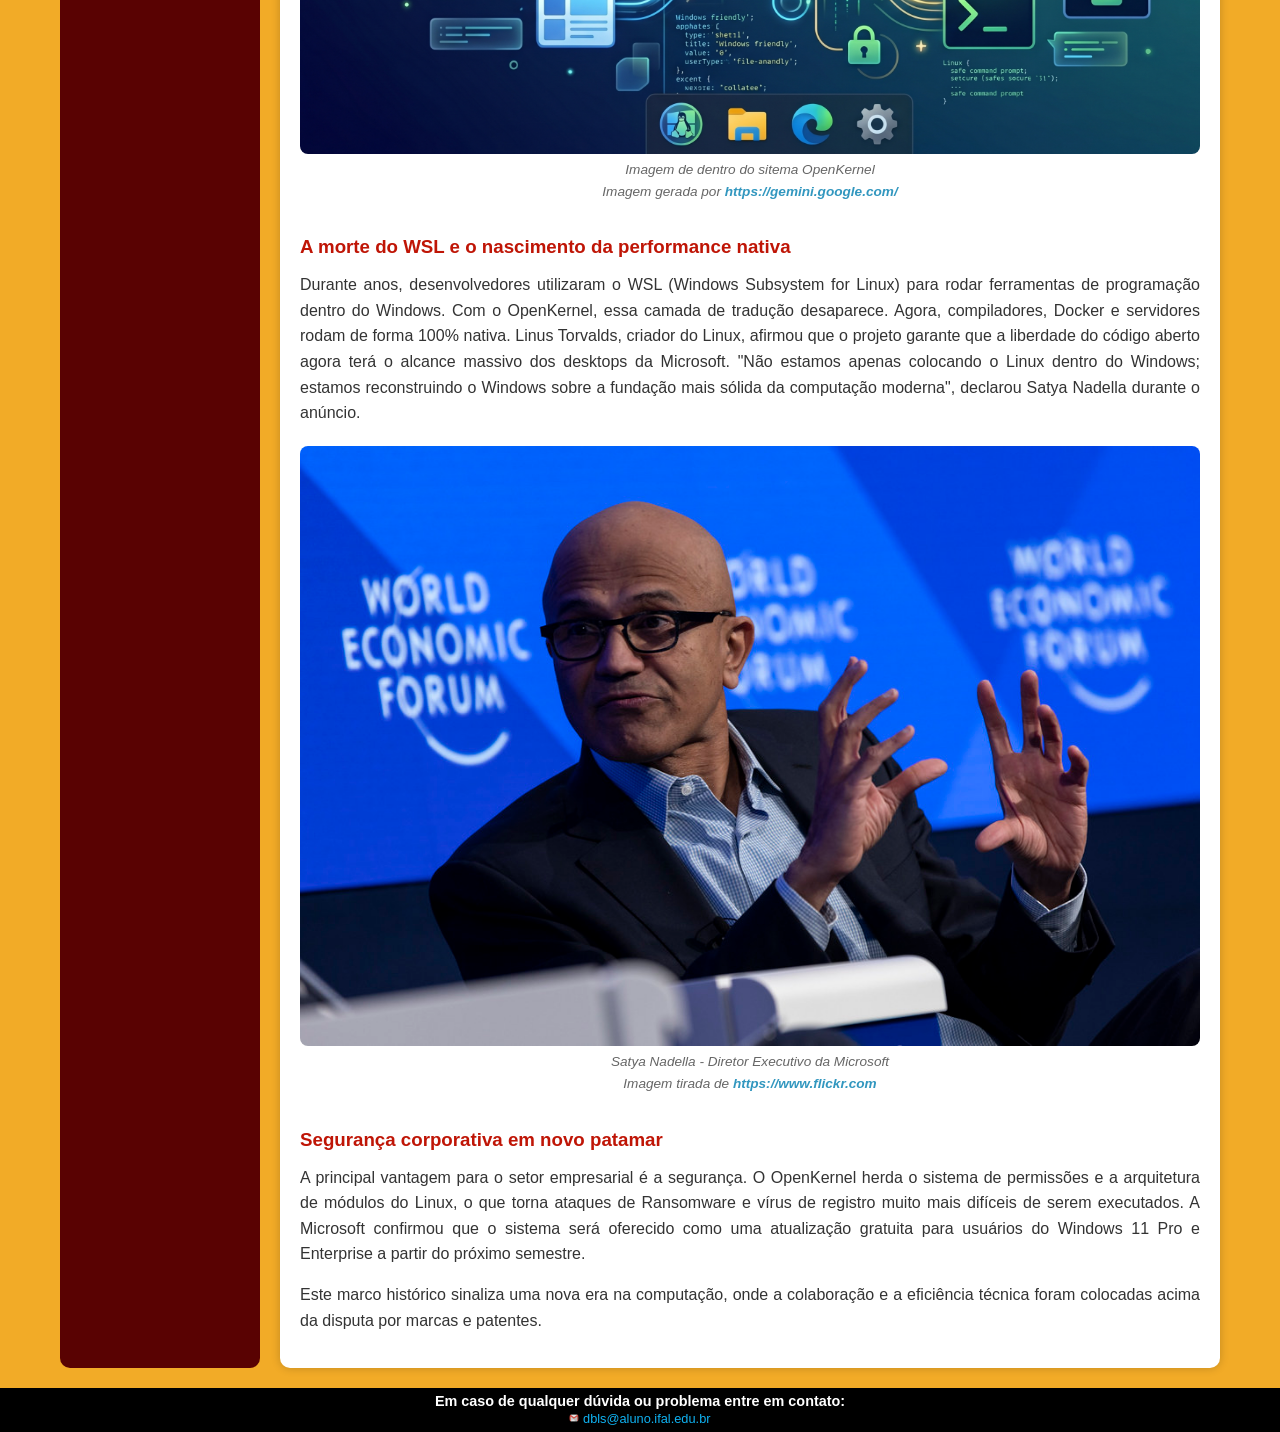
<file: programacao/open-kernel/open-kernel.html>
<!DOCTYPE html>
<html lang="pt-br">
<head>
  <meta charset="UTF-8" />
  <meta name="viewport" content="width=device-width, initial-scale=1.0" />
  <title>Meu Site</title>
  <link rel="shortcut icon" href="../../imagens-gerais/favicon.ico" type="image/x-icon">
  <link rel="stylesheet" href="../../style.css" />
  <link href="https://fonts.googleapis.com/css2?family=Bebas+Neue&display=swap" rel="stylesheet" />
</head>
<body class="programacao">
  <header>
    <h1>PROGRAMAÇÃO</h1>
    <p>Acompanhe as últimas notícias e tendências da área de desenvolvimento</p>
  </header>

  <div class="container-conteudo">
    <nav class="programacao">
      <a href="../../index.html">Home</a>
      <a href="../programacao.html">Programação</a>
      <a href="../../ia/ia.html">IA</a>
    </nav>
    <main>
      <article class="materia-texto">
        <h2>Microsoft e Linux lançam o "OpenKernel"</h2>
        <p class="linhafina">Sistema híbrido une a interface do Windows à segurança do núcleo Linux em um projeto conjunto entre Nadella e Torvalds.</p>
        <div><img class="grande" src="imagens/ok-logo.png" alt=""></div>
        <p class="rodape">Por Redação Tech Paper</p>

        <p>O que antes era considerado impossível <strong>aconteceu</strong>. Em uma conferência conjunta em Seattle, a Microsoft e a Linux Foundation anunciaram o OpenKernel, um sistema operacional revolucionário que encerra décadas de rivalidade. O projeto é a culminação da filosofia "Microsoft Loves Linux", transformando o Windows não mais em um sistema isolado, mas em uma interface de alto nível rodando sobre um núcleo Linux customizado.</p>

        <h3>O melhor de dois mundos</h3>
        <p>O OpenKernel mantém a experiência de usuário (UX) do Windows 11, com seu menu iniciar, janelas e facilidade de uso, mas substitui o antigo kernel NT pelo robusto e seguro núcleo Linux. Para o usuário final, nada muda visualmente; para o sistema, isso significa uma estabilidade sem precedentes, atualizações que não exigem reinicialização e uma resistência nativa a malwares que historicamente assolam o ecossistema da Microsoft.</p>

        <img src="imagens/ok-interface.png" alt="Imagem de dentro do sitema OpenKernel">
        <p class="rodape">Imagem de dentro do sitema OpenKernel<br>Imagem gerada por <a href="https://gemini.google.com/" target="_blank">https://gemini.google.com/</a></p>

        <h3>A morte do WSL e o nascimento da performance nativa</h3>
        <p>
            Durante anos, desenvolvedores utilizaram o WSL (Windows Subsystem for Linux) para rodar ferramentas de programação dentro do Windows. Com o OpenKernel, essa camada de tradução desaparece. Agora, compiladores, Docker e servidores rodam de forma 100% nativa. Linus Torvalds, criador do Linux, afirmou que o projeto garante que a liberdade do código aberto agora terá o alcance massivo dos desktops da Microsoft.
            
            "Não estamos apenas colocando o Linux dentro do Windows; estamos reconstruindo o Windows sobre a fundação mais sólida da computação moderna", declarou Satya Nadella durante o anúncio.
        </p>
        <img src="imagens/satya-nadella.jpg" alt="Satya Nadella - Diretor Executivo da Microsoft">
        <p class="rodape">Satya Nadella - Diretor Executivo da Microsoft<br>Imagem tirada de <a href="https://www.flickr.com/photos/worldeconomicforum/52634707306" target="_blank">https://www.flickr.com</a></p>

        <h3>Segurança corporativa em novo patamar</h3>
        <p>A principal vantagem para o setor empresarial é a segurança. O OpenKernel herda o sistema de permissões e a arquitetura de módulos do Linux, o que torna ataques de Ransomware e vírus de registro muito mais difíceis de serem executados. A Microsoft confirmou que o sistema será oferecido como uma atualização gratuita para usuários do Windows 11 Pro e Enterprise a partir do próximo semestre.</p>
        <p>
            
            Este marco histórico sinaliza uma nova era na computação, onde a colaboração e a eficiência técnica foram colocadas acima da disputa por marcas e patentes.
        </p>
      </article>
  </div>

  <footer>
    <h1>Em caso de qualquer dúvida ou problema entre em contato:</h1>
    <a><img src="../../imagens-gerais/email_logo.png" width="10" alt="" style="border-radius: 50%;"> dbls@aluno.ifal.edu.br</a>
  </footer>
</body>
</html>
</file>
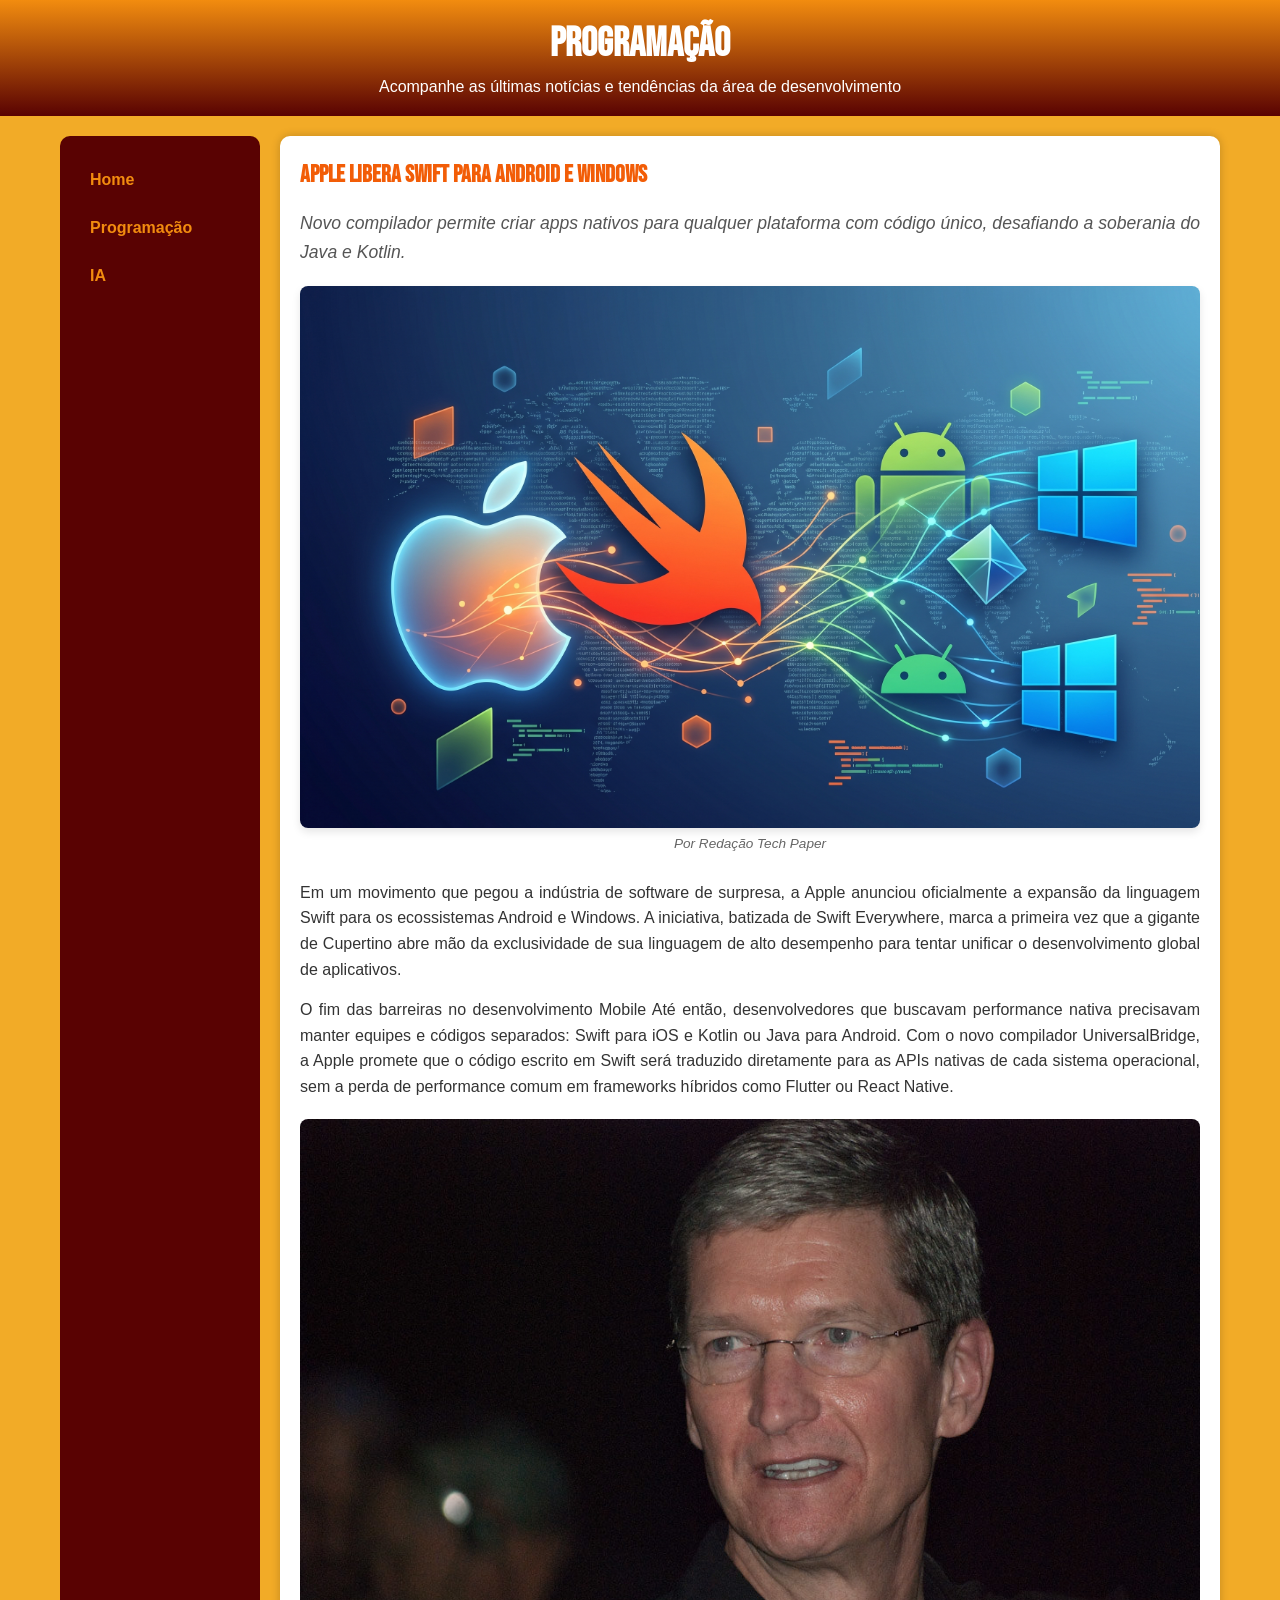
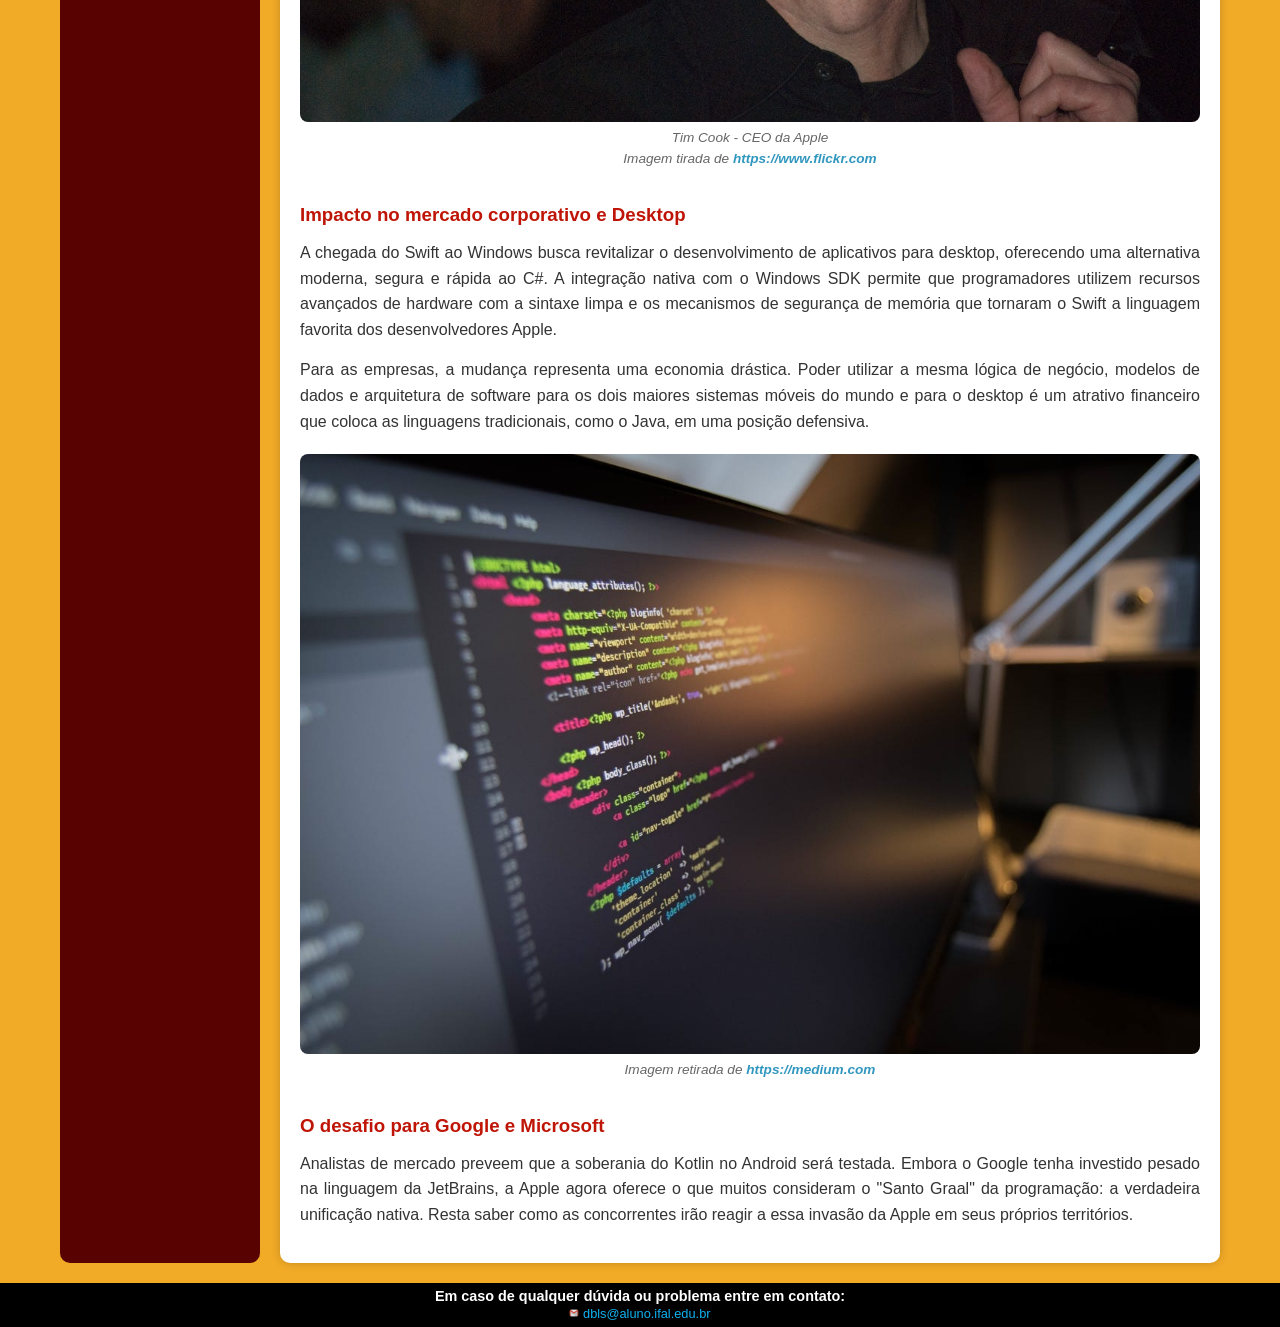
<file: programacao/swift/swift.html>
<!DOCTYPE html>
<html lang="pt-br">
<head>
  <meta charset="UTF-8" />
  <meta name="viewport" content="width=device-width, initial-scale=1.0" />
  <title>Meu Site</title>
  <link rel="shortcut icon" href="../../imagens-gerais/favicon.ico" type="image/x-icon">
  <link rel="stylesheet" href="../../style.css" />
  <link href="https://fonts.googleapis.com/css2?family=Bebas+Neue&display=swap" rel="stylesheet" />
</head>
<body class="programacao">
  <header>
    <h1>PROGRAMAÇÃO</h1>
    <p>Acompanhe as últimas notícias e tendências da área de desenvolvimento</p>
  </header>

  <div class="container-conteudo">
    <nav class="programacao">
      <a href="../../index.html">Home</a>
      <a href="../programacao.html">Programação</a>
      <a href="../../ia/ia.html">IA</a>
    </nav>
    <main>
      <article class="materia-texto">
        <h2>Apple libera Swift para Android e Windows</h2>
        <p class="linhafina">Novo compilador permite criar apps nativos para qualquer plataforma com código único, desafiando a soberania do Java e Kotlin.</p>
        <div class="container-grande"><img class="grande" src="imagens/swift.png" alt=""></div>
        <p class="rodape">Por Redação Tech Paper</p>

        <p>Em um movimento que pegou a indústria de software de surpresa, a Apple anunciou oficialmente a expansão da linguagem Swift para os ecossistemas Android e Windows. A iniciativa, batizada de Swift Everywhere, marca a primeira vez que a gigante de Cupertino abre mão da exclusividade de sua linguagem de alto desempenho para tentar unificar o desenvolvimento global de aplicativos.</p>

        <p>
          O fim das barreiras no desenvolvimento Mobile
          Até então, desenvolvedores que buscavam performance nativa precisavam manter equipes e códigos separados: Swift para iOS e Kotlin ou Java para Android. Com o novo compilador UniversalBridge, a Apple promete que o código escrito em Swift será traduzido diretamente para as APIs nativas de cada sistema operacional, sem a perda de performance comum em frameworks híbridos como Flutter ou React Native.
        </p>
        <img src="imagens/tim-cook.jpg" alt="Tim Cook - CEO da Apple">
        <p class="rodape">Tim Cook - CEO da Apple <br>Imagem tirada de <a href="https://www.flickr.com/photos/27244079@N02/3199045320" target="_blank">https://www.flickr.com</a></p>
        <h3>Impacto no mercado corporativo e Desktop</h3>
        <p>A chegada do Swift ao Windows busca revitalizar o desenvolvimento de aplicativos para desktop, oferecendo uma alternativa moderna, segura e rápida ao C#. A integração nativa com o Windows SDK permite que programadores utilizem recursos avançados de hardware com a sintaxe limpa e os mecanismos de segurança de memória que tornaram o Swift a linguagem favorita dos desenvolvedores Apple.</p>

        <p>Para as empresas, a mudança representa uma economia drástica. Poder utilizar a mesma lógica de negócio, modelos de dados e arquitetura de software para os dois maiores sistemas móveis do mundo e para o desktop é um atrativo financeiro que coloca as linguagens tradicionais, como o Java, em uma posição defensiva.</p>
        <img src="imagens/monitor-programacao.jpg" alt="Monitor de desenvolvedor programando">
        <p class="rodape" >Imagem retirada de <a href="https://medium.com/@tobiasbech/how-to-chose-your-programming-language-if-i-never-coded-before-whice-is-ez-to-learn-b2fcb89c55c2" target="_blank">https://medium.com</a></p>
        <h3>O desafio para Google e Microsoft</h3>
        <p>
          Analistas de mercado preveem que a soberania do Kotlin no Android será testada. Embora o Google tenha investido pesado na linguagem da JetBrains, a Apple agora oferece o que muitos consideram o "Santo Graal" da programação: a verdadeira unificação nativa. Resta saber como as concorrentes irão reagir a essa invasão da Apple em seus próprios territórios.
        </p>
      </article>
  </div>

  <footer>
    <h1>Em caso de qualquer dúvida ou problema entre em contato:</h1>
    <a><img src="../../imagens-gerais/email_logo.png" width="10" alt="" style="border-radius: 50%;"> dbls@aluno.ifal.edu.br</a>
  </footer>
</body>
</html>
</file>
<file: style.css>
@charset "UTF-8";

@import url('https://fonts.googleapis.com/css2?family=Bebas+Neue&display=swap');

:root {
    /* Paletas de Cores */
    --cor-home-0: #0FB2F2;
    --cor-home-1: #3297BF;
    --cor-home-2: #41778C;
    --cor-home-3: #3B5159;
    --cor-home-4: #2C3133;

    --cor-programacao-0: #F2AB27;
    --cor-programacao-1: #F28C0F;
    --cor-programacao-2: #F25D07;
    --cor-programacao-3: #BF1506;
    --cor-programacao-4: #590202;

    --cor-ia-0: #701646;
    --cor-ia-1: #A34176;
    --cor-ia-2: #3D0021;
    --cor-ia-3: #D681AE;
    --cor-ia-4: #FFCCE7;

    --fonte-padrao: Arial, Helvetica, sans-serif;
    --fonte-destaque: 'Bebas Neue', sans-serif;
}

* {
    margin: 0;
    padding: 0;
    box-sizing: border-box;
}

/* 1. ESTRUTURA PARA FOOTER NO FINAL */
body {
    display: flex;
    flex-direction: column;
    min-height: 100vh; /* Ocupa no mínimo a altura da tela */
    font-family: var(--fonte-padrao);
}

body.home { background-color: var(--cor-home-0); }
body.programacao { background-color: var(--cor-programacao-0); }
body.ia { background-color: var(--cor-ia-1); }

/* HEADER */
header {
    background-image: linear-gradient(to bottom, var(--cor-home-1), var(--cor-home-4));
    color: white;
    text-align: center;
    padding: 20px;
}

body.programacao header { background-image: linear-gradient(to bottom, var(--cor-programacao-1), var(--cor-programacao-4)); }
body.ia header { background-image: linear-gradient(to bottom, var(--cor-ia-2), var(--cor-ia-0)); }

header h1 {
    font-family: var(--fonte-destaque);
    font-size: 2.5em;
    margin-bottom: 10px;
}

/* 2. LAYOUT LATERAL (MENU + CONTEÚDO) */
.container-conteudo {
    display: flex;
    flex: 1; /* Faz esta parte crescer e empurrar o footer */
    max-width: 1200px;
    width: 100%;
    margin: 20px auto;
    gap: 20px;
    padding: 0 20px;
}

/* MENU VERTICAL */
nav {
    background-color: var(--cor-home-4);
    padding: 20px;
    border-radius: 10px;
    width: 200px;
    display: flex;
    flex-direction: column;
    justify-content: flex-start;
}

nav a {
    color: var(--cor-home-0);
    font-weight: bold;
    text-decoration: none;
    margin: 5px 0;
    padding: 10px;
    border-radius: 5px;
    transition: 0.3s;
}

nav a:hover {
    background-color: var(--cor-home-2);
    color: white;
}

/* Cores específicas do Menu */
nav.programacao { background-color: var(--cor-programacao-4); }
nav.programacao > a { color: var(--cor-programacao-1); }

nav.ia { background-color: var(--cor-ia-0); }
nav.ia > a { color: var(--cor-ia-3); }

/* CONTEÚDO PRINCIPAL */
main {
    flex: 1;
    padding: 20px;
    background-color: white;
    border-radius: 10px;
    box-shadow: 0 0 10px #00000033;
}

main h2 {
    font-family: var(--fonte-destaque);
    color: var(--cor-home-3);
    margin-bottom: 15px;
}

/* CORES DINÂMICAS PARA IA E PROGRAMAÇÃO */
body.programacao main h2 { color: var(--cor-programacao-2); }
body.programacao main h3 { color: var(--cor-programacao-3); }
.programacao a h3:hover { color: var(--cor-programacao-1); }

body.ia main h2 { color: var(--cor-ia-2); }
body.ia main h3 { color: var(--cor-ia-1); } /* Cor do título na IA */
.ia a h3:hover { color: var(--cor-ia-3); }

/* ESTILO DAS MATÉRIAS (LISTAGEM) */
.materia {
    display: flex;
    gap: 20px;
    align-items: center;
    margin-bottom: 25px;
    border-bottom: 1px solid #eee;
    padding-bottom: 15px;
}

.materia a { text-decoration: none; }
.materia img {
    height: 120px;
    width: 200px;
    object-fit: cover;
    border-radius: 5px;
}

.materia div { flex: 1; }

/* FOOTER */
footer {
    background-color: #000;
    color: white;
    text-align: center;
    padding: 5px;
}

footer > h1{
    font-size: 0.9em;
    color: white;
}

footer a {
    color: var(--cor-home-0);
    text-decoration: none;
    margin-top: 5px;
    font-size: 0.8em;
}

footer a:hover{
    color: white;
    text-decoration: underline;
    transition-duration: 0.5s;
}

.materia-texto {
    line-height: 1.6;
    color: #333;
}

.materia-texto p {
    margin-bottom: 15px;
    text-align: justify;
}

.materia-texto h3 {
    margin-top: 30px;
    margin-bottom: 10px;
}

/* Linha fina abaixo do título */
.linhafina {
    font-size: 1.1em;
    color: #555;
    margin-bottom: 20px !important;
    font-style: italic;
}

/* Container da imagem principal */
.container-grande {
    width: 100%;
    text-align: center;
    margin-bottom: 5px;
}

/* Imagem principal */
.grande {
    max-width: 100%;
    height: auto;
    border-radius: 10px;
    box-shadow: 0 4px 8px rgba(0,0,0,0.1);
}

/* Imagens no meio do texto */
.materia-texto img {
    max-width: 100%;
    height: auto;
    display: block;
    margin: 20px auto 5px auto; /* Centraliza a imagem e dá espaço */
    border-radius: 8px;
}

/* Rodapé / Legenda das imagens */
.rodape {
    font-size: 0.85em !important;
    color: #666 !important;
    text-align: center !important;
    margin-bottom: 25px !important;
    font-style: italic;
}

.rodape a {
    color: var(--cor-home-1);
    text-decoration: none;
    font-weight: bold;
}

.rodape a:hover {
    text-decoration: underline;
}

/* RESPONSIVIDADE */
@media (max-width: 768px) {
    .container-conteudo {
        flex-direction: column; /* Menu volta para cima em celulares */
    }
    nav {
        width: 100%;
        flex-direction: row;
        justify-content: center;
        flex-wrap: wrap;
    }
    .materia {
        flex-direction: column;
        text-align: center;
    }
}
</file>
